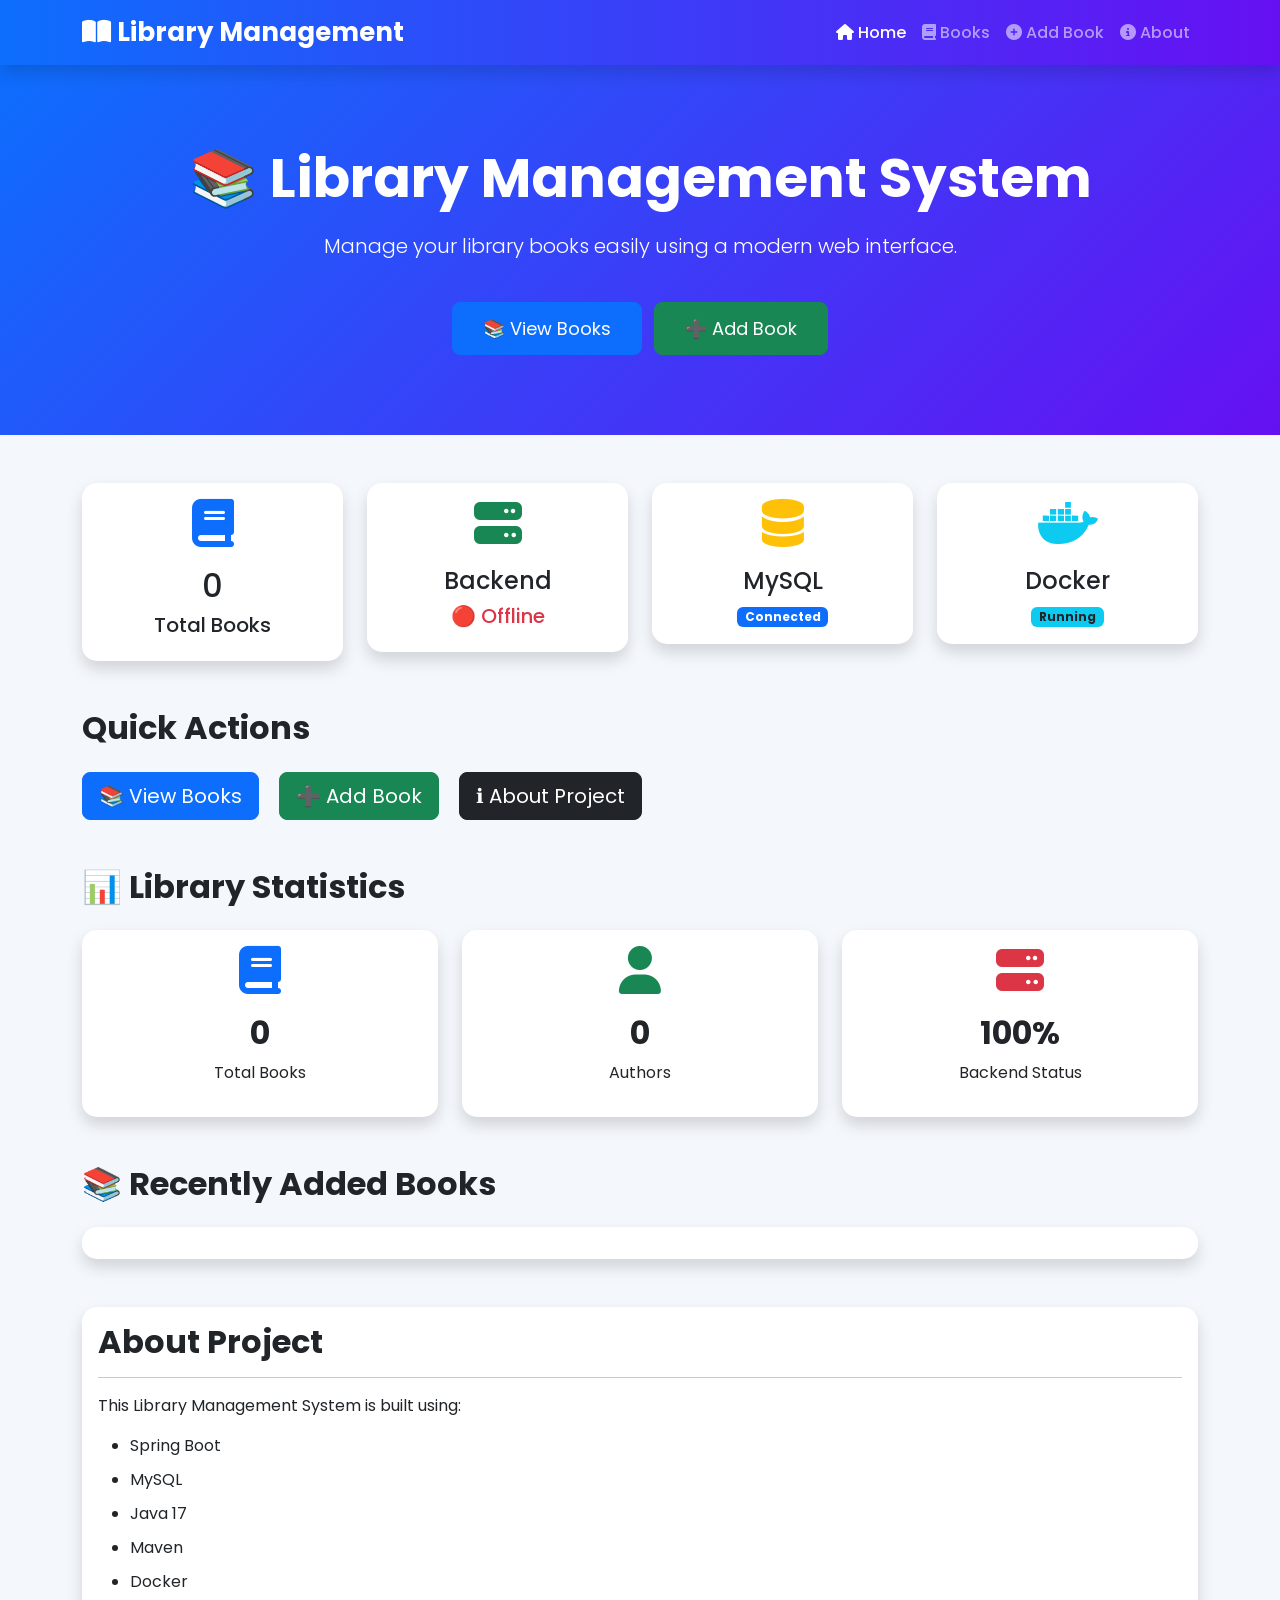
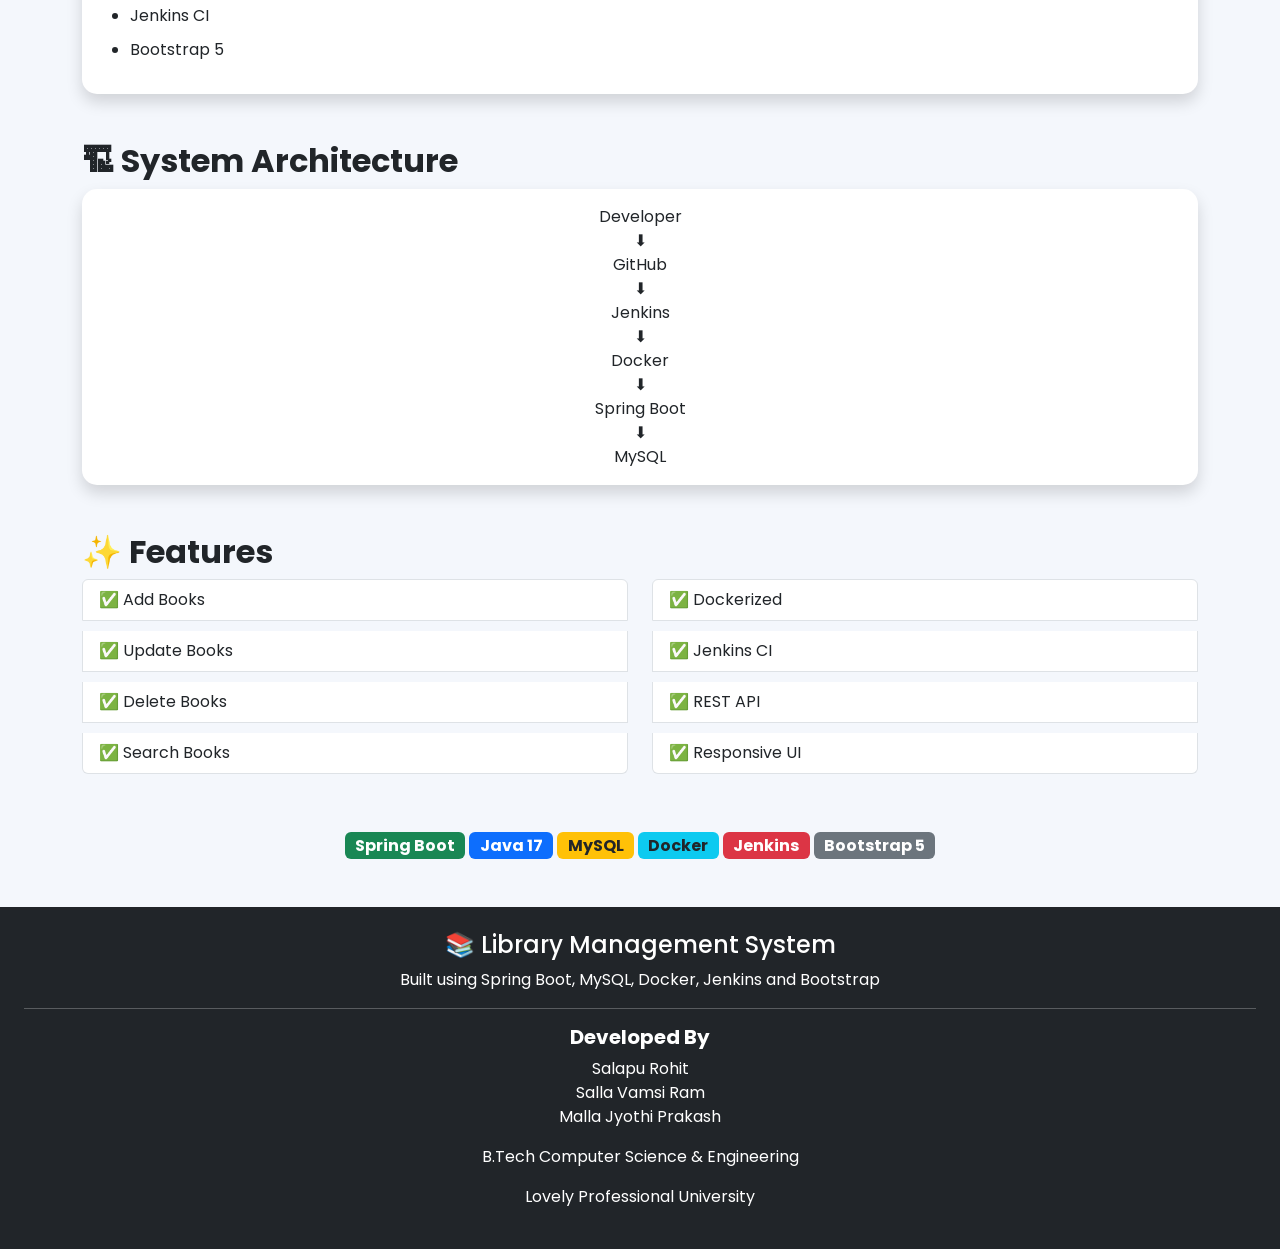
<file: frontend/index.html>
<!DOCTYPE html>
<html lang="en">
<head>
    <meta charset="UTF-8">
    <meta name="viewport" content="width=device-width, initial-scale=1.0">
    <title>Library Management System</title>

    <!-- Bootstrap CSS -->
    <link href="https://cdn.jsdelivr.net/npm/bootstrap@5.3.3/dist/css/bootstrap.min.css" rel="stylesheet">

    <!-- Font Awesome -->
    <link rel="stylesheet"
          href="https://cdnjs.cloudflare.com/ajax/libs/font-awesome/6.5.2/css/all.min.css">
    <!-- Custom CSS -->
    <link rel="stylesheet" href="css/style.css">
</head>
<body>
    <!-- ================= NAVBAR ================= -->
    <nav class="navbar navbar-expand-lg navbar-dark bg-dark shadow">
        <div class="container">
            <a class="navbar-brand fw-bold" href="#">
                <i class="fas fa-book-open"></i>
                Library Management
            </a>
            <button class="navbar-toggler"
                    data-bs-toggle="collapse"
                    data-bs-target="#navbarNav">
                <span class="navbar-toggler-icon"></span>
            </button>

            <div class="collapse navbar-collapse"
                id="navbarNav">
                <ul class="navbar-nav ms-auto">
                    <li class="nav-item">
                        <a class="nav-link active"
                        href="index.html">

                            <i class="fas fa-home"></i>
                            Home
                        </a>
                    </li>
                    <li class="nav-item">
                        <a class="nav-link"
                        href="books.html">
                            <i class="fas fa-book"></i>
                            Books
                        </a>
                    </li>
                    <li class="nav-item">
                        <a class="nav-link"
                        href="add-book.html">
                            <i class="fas fa-plus-circle"></i>
                            Add Book
                        </a>
                    </li>
                    <li class="nav-item">
                        <a class="nav-link" href="about.html">
                        <i class="fas fa-circle-info"></i>
                            About
                        </a>
                    </li>
                </ul>
            </div> 
        </div>

    </nav>

    <!-- ================= HERO SECTION ================= -->   
        </a>

    </li>
                </ul>
            </div> 
        </div>

    </nav>

    <!-- ================= HERO SECTION ================= -->

    <section class="hero">
        <div class="container">
            <div class="text-center">
                <h1 class="display-4 fw-bold">
                    📚 Library Management System
                </h1>
                <p class="lead">
                    Manage your library books easily using a modern web interface.
                </p>
                <a href="books.html"
                    class="btn btn-primary btn-lg me-2">
                    📚 View Books
                </a>

                <a href="add-book.html"
                    class="btn btn-success btn-lg">
                    ➕ Add Book
                </a>
            </div>
        </div>
    </section>

    <!-- ================= DASHBOARD CARDS ================= -->

    <div class="container my-5">
    <div class="row g-4">
        <div class="col-md-3">
            <div class="card shadow border-0 text-center">
                <div class="card-body">
                    <i class="fas fa-book fa-3x text-primary"></i>
                    <h2 id="totalBooks">0</h2>
                    <h5>Total Books</h5>
                </div>
            </div>
        </div>

        <div class="col-md-3">
            <div class="card shadow border-0 text-center">
                <div class="card-body">
                    <i class="fas fa-server fa-3x text-success"></i>
                    <h4>Backend</h4>
                    <h5 id="backendStatus" class="text-success">
                        🟢 Online
                    </h5>
                </div>
            </div>
        </div>

        <div class="col-md-3">
            <div class="card shadow border-0 text-center">
                <div class="card-body">
                    <i class="fas fa-database fa-3x text-warning"></i>
                    <h4>MySQL</h4>
                    <span class="badge bg-primary">
                        Connected
                    </span>
                </div>
            </div>
        </div>
        <div class="col-md-3">
            <div class="card shadow border-0 text-center">
                <div class="card-body">
                    <i class="fab fa-docker fa-3x text-info"></i>
                    <h4>Docker</h4>
                    <span class="badge bg-info text-dark">
                        Running
                    </span>
                </div>
            </div>
        </div>
    </div>

    </div>

    <!-- ================= ABOUT ================= -->

    <section class="container my-5">
        <h2 class="mb-4">
            Quick Actions
        </h2>
        <a href="books.html"
        class="btn btn-primary btn-lg me-3">
            📚 View Books
        </a>
        <a href="add-book.html"
        class="btn btn-success btn-lg me-3">
            ➕ Add Book
        </a>
        <a href="about.html"
        class="btn btn-dark btn-lg">
            ℹ About Project
        </a>
    </section>

    <section class="container my-5">
        <h2 class="mb-4">
            📊 Library Statistics
        </h2>
        <div class="row">
            <div class="col-md-4">
                <div class="card shadow border-0">
                    <div class="card-body text-center">
                        <i class="fas fa-book fa-3x text-primary"></i>
                        <h2 id="totalBooksStats">0</h2>
                        <p>Total Books</p>
                    </div>
                </div>
            </div>
            <div class="col-md-4">
                <div class="card shadow border-0">
                    <div class="card-body text-center">
                        <i class="fas fa-user fa-3x text-success"></i>
                        <h2 id="totalAuthors">0</h2>
                        <p>Authors</p>
                    </div>
                </div>
            </div>
            <div class="col-md-4">
                <div class="card shadow border-0">
                    <div class="card-body text-center">
                        <i class="fas fa-server fa-3x text-danger"></i>
                        <h2>100%</h2>
                        <p>Backend Status</p>
                    </div>
                </div>
            </div>
        </div>
    </section>

    <section class="container my-5">
        <h2 class="mb-4">
        📚 Recently Added Books
        </h2>
        <div class="card shadow">
            <div class="card-body">
                <ul id="recentBooks"
                    class="list-group">
                </ul>
            </div>
        </div>
    </section>

    <section class="container my-5">
        <div class="card shadow">
            <div class="card-body">
                <h2>
                    About Project
                </h2>
                <hr>
                <p>
                    This Library Management System is built using:
                </p>
                <ul>
                    <li>Spring Boot</li>
                    <li>MySQL</li>
                    <li>Java 17</li>
                    <li>Maven</li>
                    <li>Docker</li>
                    <li>Jenkins CI</li>
                    <li>Bootstrap 5</li>
                </ul>
            </div>
        </div>
    </section>

    <section class="container my-5">
        <h2>
        🏗 System Architecture
        </h2>
        <div class="card shadow">
            <div class="card-body text-center">
                Developer
                <br>⬇<br>
                GitHub
                <br>⬇<br>
                Jenkins
                <br>⬇<br>
                Docker
                <br>⬇<br>
                Spring Boot
                <br>⬇<br>
                MySQL
            </div>
        </div>
    </section>

    <section class="container my-5">
        <h2>
            ✨ Features
        </h2>
        <div class="row">
            <div class="col-md-6">
                <ul class="list-group">
                    <li class="list-group-item">
                        ✅ Add Books
                    </li>
                    <li class="list-group-item">
                        ✅ Update Books
                    </li>
                    <li class="list-group-item">
                        ✅ Delete Books
                    </li>
                    <li class="list-group-item">
                        ✅ Search Books
                    </li>
                </ul>
            </div>
            <div class="col-md-6">
                <ul class="list-group">
                    <li class="list-group-item">
                        ✅ Dockerized
                    </li>
                    <li class="list-group-item">
                        ✅ Jenkins CI
                    </li>
                    <li class="list-group-item">
                        ✅ REST API
                    </li>
                    <li class="list-group-item">
                        ✅ Responsive UI
                    </li>
                </ul>
            </div>
        </div>
    </section>

    <div class="text-center mt-4">
        <span class="badge bg-success fs-6">Spring Boot</span>
        <span class="badge bg-primary fs-6">Java 17</span>
        <span class="badge bg-warning text-dark fs-6">MySQL</span>
        <span class="badge bg-info text-dark fs-6">Docker</span>
        <span class="badge bg-danger fs-6">Jenkins</span>
        <span class="badge bg-secondary fs-6">Bootstrap 5</span>
    </div>

    <!-- ================= FOOTER ================= -->

    <footer class="bg-dark text-white text-center p-4 mt-5">
        <h4>📚 Library Management System</h4>
        <p>
            Built using Spring Boot, MySQL, Docker, Jenkins and Bootstrap
        </p>
        <hr class="bg-light">
        <h5>Developed By</h5>
        <p>
            Salapu Rohit<br>
            Salla Vamsi Ram<br>
            Malla Jyothi Prakash
        </p>
        <p>
            B.Tech Computer Science & Engineering
        </p>
        <p>
            Lovely Professional University
        </p>
    </footer>

    <!-- Toast Notification -->

<div class="toast-container position-fixed bottom-0 end-0 p-3">

    <div id="liveToast"
         class="toast align-items-center text-bg-success border-0"
         role="alert">

        <div class="d-flex">

            <div class="toast-body" id="toastMessage">

                Success

            </div>

            <button
                type="button"
                class="btn-close btn-close-white me-2 m-auto"
                data-bs-dismiss="toast">

            </button>

        </div>

    </div>

</div>

    <!-- Bootstrap JS -->

    <script src="https://cdn.jsdelivr.net/npm/bootstrap@5.3.3/dist/js/bootstrap.bundle.min.js"></script>

    <!-- JavaScript -->
    <script src="js/api.js"></script>
    <script src="js/app.js"></script>
</body>
</html>
</file>
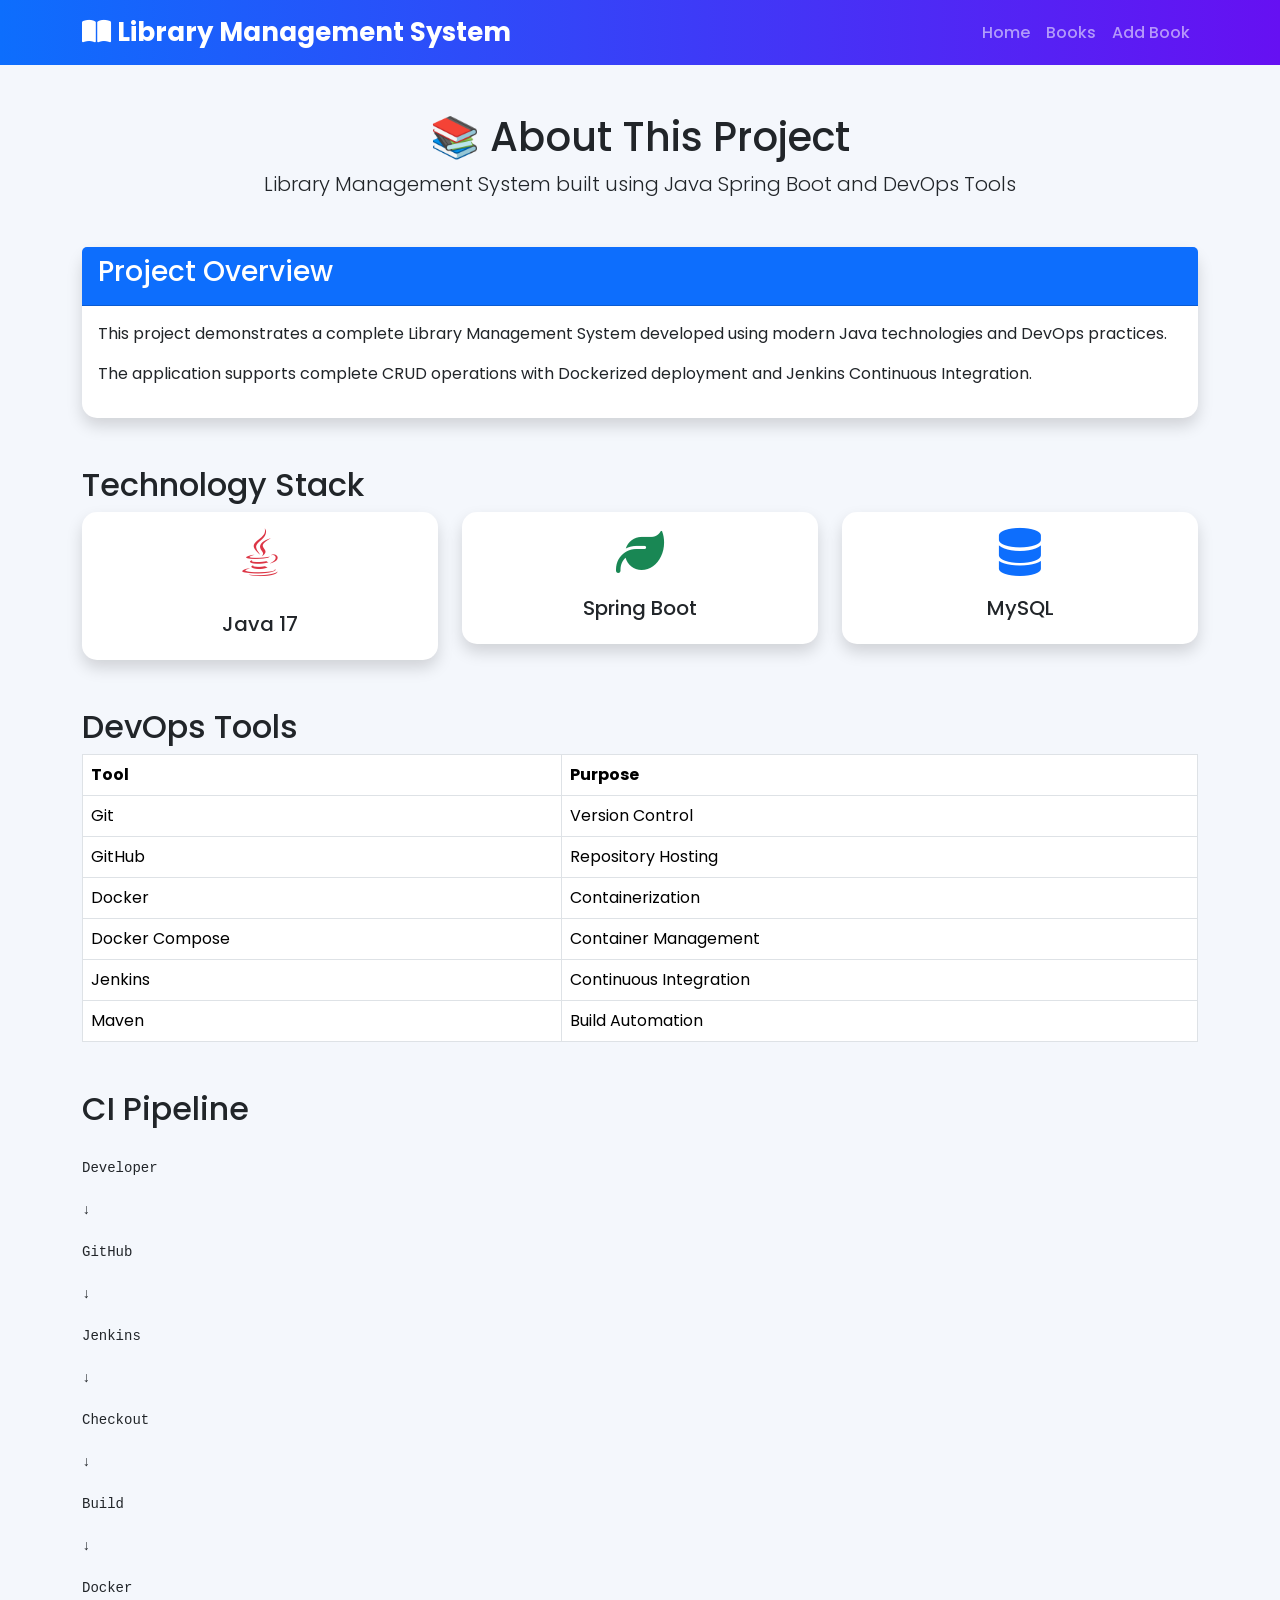
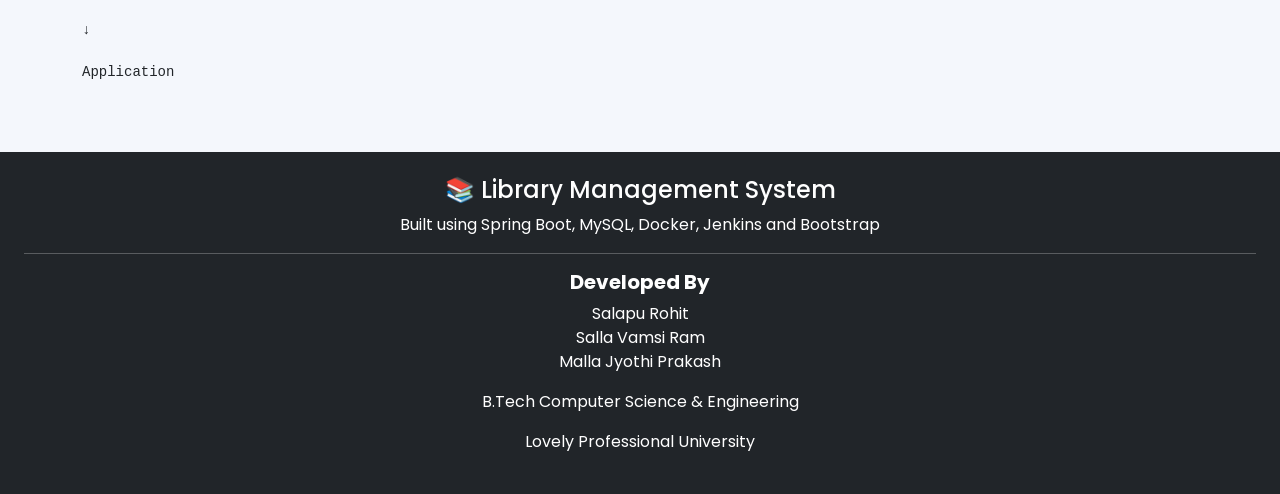
<file: frontend/about.html>
<!doctype html>
<html lang="en">
  <head>
    <meta charset="UTF-8" />
    <meta name="viewport" content="width=device-width, initial-scale=1.0" />
    <title>About - Library Management System</title>

    <link
      href="https://cdn.jsdelivr.net/npm/bootstrap@5.3.3/dist/css/bootstrap.min.css"
      rel="stylesheet"
    />

    <link
      rel="stylesheet"
      href="https://cdnjs.cloudflare.com/ajax/libs/font-awesome/6.5.2/css/all.min.css"
    />

    <link rel="stylesheet" href="css/style.css" />
  </head>

  <body>
    <!-- Navbar -->

    <nav class="navbar navbar-expand-lg navbar-dark bg-dark">
      <div class="container">
        <a class="navbar-brand" href="index.html">
          <i class="fas fa-book-open"></i>

          Library Management System
        </a>

        <ul class="navbar-nav ms-auto">
          <li class="nav-item">
            <a class="nav-link" href="index.html"> Home </a>
          </li>

          <li class="nav-item">
            <a class="nav-link" href="books.html"> Books </a>
          </li>

          <li class="nav-item">
            <a class="nav-link" href="add-book.html"> Add Book </a>
          </li>
        </ul>
      </div>
    </nav>

    <!-- Hero -->

    <div class="container mt-5">
      <div class="text-center">
        <h1>📚 About This Project</h1>

        <p class="lead">
          Library Management System built using Java Spring Boot and DevOps
          Tools
        </p>
      </div>
    </div>

    <!-- Project -->

    <div class="container mt-5">
      <div class="card shadow">
        <div class="card-header bg-primary text-white">
          <h3>Project Overview</h3>
        </div>

        <div class="card-body">
          <p>
            This project demonstrates a complete Library Management System
            developed using modern Java technologies and DevOps practices.
          </p>

          <p>
            The application supports complete CRUD operations with Dockerized
            deployment and Jenkins Continuous Integration.
          </p>
        </div>
      </div>
    </div>

    <!-- Technology Stack -->

    <div class="container mt-5">
      <h2>Technology Stack</h2>

      <div class="row">
        <div class="col-md-4">
          <div class="card shadow text-center">
            <div class="card-body">
              <i class="fab fa-java fa-3x text-danger"></i>

              <h5 class="mt-3">Java 17</h5>
            </div>
          </div>
        </div>

        <div class="col-md-4">
          <div class="card shadow text-center">
            <div class="card-body">
              <i class="fas fa-leaf fa-3x text-success"></i>

              <h5>Spring Boot</h5>
            </div>
          </div>
        </div>

        <div class="col-md-4">
          <div class="card shadow text-center">
            <div class="card-body">
              <i class="fas fa-database fa-3x text-primary"></i>

              <h5>MySQL</h5>
            </div>
          </div>
        </div>
      </div>
    </div>

    <!-- DevOps -->

    <div class="container mt-5">
      <h2>DevOps Tools</h2>

      <table class="table table-bordered">
        <tr>
          <th>Tool</th>

          <th>Purpose</th>
        </tr>

        <tr>
          <td>Git</td>

          <td>Version Control</td>
        </tr>

        <tr>
          <td>GitHub</td>

          <td>Repository Hosting</td>
        </tr>

        <tr>
          <td>Docker</td>

          <td>Containerization</td>
        </tr>

        <tr>
          <td>Docker Compose</td>

          <td>Container Management</td>
        </tr>

        <tr>
          <td>Jenkins</td>

          <td>Continuous Integration</td>
        </tr>

        <tr>
          <td>Maven</td>

          <td>Build Automation</td>
        </tr>
      </table>
    </div>

    <!-- Workflow -->

    <div class="container mt-5">
      <h2>CI Pipeline</h2>

      <pre>

Developer

↓

GitHub

↓

Jenkins

↓

Checkout

↓

Build

↓

Docker

↓

Application

</pre
      >
    </div>

    <!-- ================= FOOTER ================= -->

    <footer class="bg-dark text-white text-center p-4 mt-5">
      <h4>📚 Library Management System</h4>
      <p>Built using Spring Boot, MySQL, Docker, Jenkins and Bootstrap</p>
      <hr class="bg-light" />
      <h5>Developed By</h5>
      <p>
        Salapu Rohit<br />
        Salla Vamsi Ram<br />
        Malla Jyothi Prakash
      </p>
      <p>B.Tech Computer Science & Engineering</p>
      <p>Lovely Professional University</p>
    </footer>
  </body>
</html>
</file>
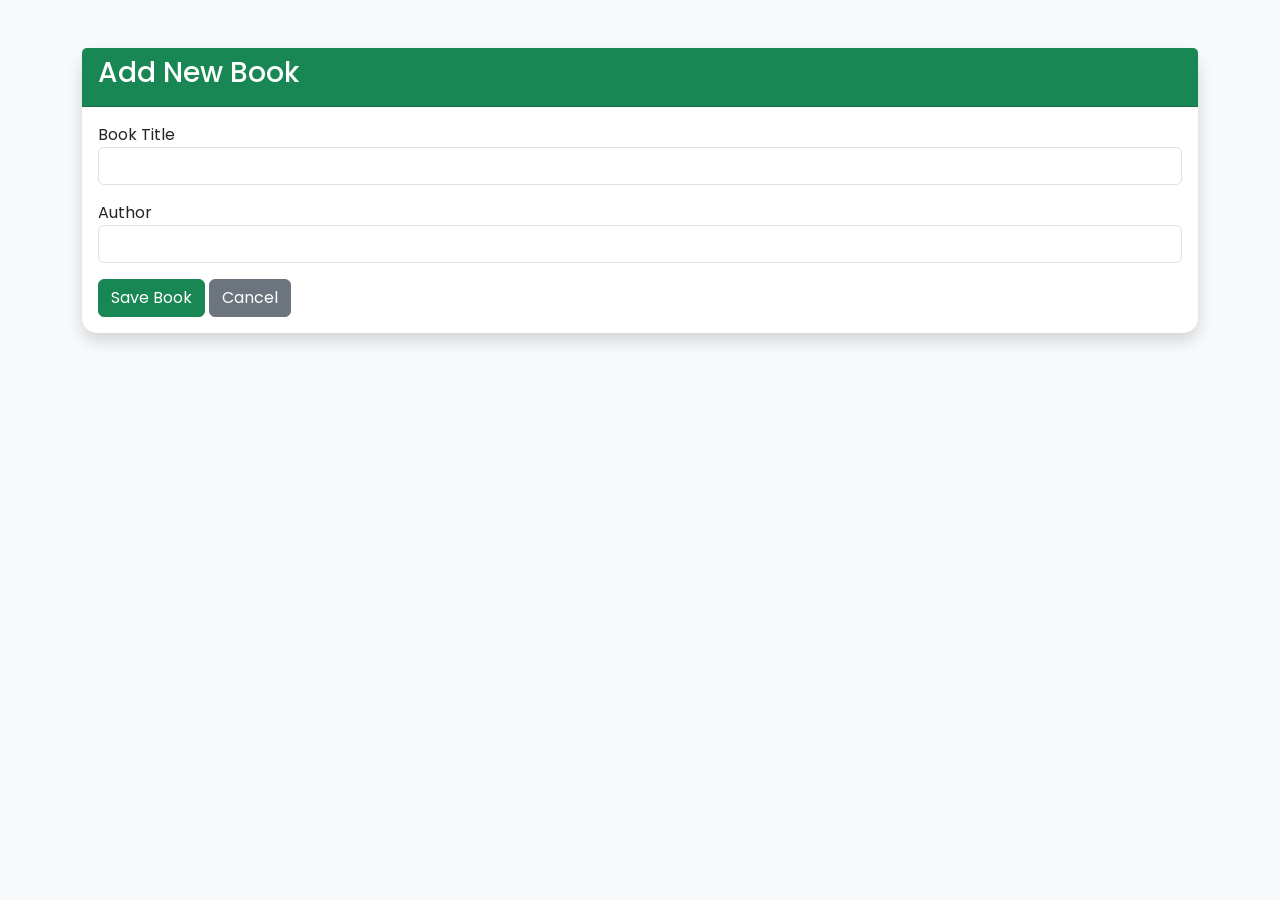
<file: frontend/add-book.html>
<!doctype html>
<html lang="en">
  <head>
    <meta charset="UTF-8" />

    <meta name="viewport" content="width=device-width, initial-scale=1" />

    <title>Add Book</title>

    <link
      href="https://cdn.jsdelivr.net/npm/bootstrap@5.3.3/dist/css/bootstrap.min.css"
      rel="stylesheet"
    />

    <link rel="stylesheet" href="css/style.css" />
  </head>

  <body class="bg-light">
    <div class="container mt-5">
      <div class="card shadow">
        <div class="card-header bg-success text-white">
          <h3>Add New Book</h3>
        </div>

        <div class="card-body">
          <div class="mb-3">
            <label>Book Title</label>

            <input type="text" class="form-control" id="title" />
          </div>

          <div class="mb-3">
            <label>Author</label>

            <input type="text" class="form-control" id="author" />
          </div>

          <button class="btn btn-success" onclick="saveBook()">
            Save Book
          </button>

          <a href="books.html" class="btn btn-secondary"> Cancel </a>
        </div>
      </div>
    </div>
    <!-- Toast Notification -->

    <div class="toast-container position-fixed bottom-0 end-0 p-3">
      <div
        id="liveToast"
        class="toast align-items-center text-bg-success border-0"
        role="alert"
      >
        <div class="d-flex">
          <div class="toast-body" id="toastMessage">Success</div>

          <button
            type="button"
            class="btn-close btn-close-white me-2 m-auto"
            data-bs-dismiss="toast"
          ></button>
        </div>
      </div>
    </div>
    <script src="https://cdn.jsdelivr.net/npm/bootstrap@5.3.3/dist/js/bootstrap.bundle.min.js"></script>
    <script src="js/api.js"></script>
  </body>
</html>
</file>
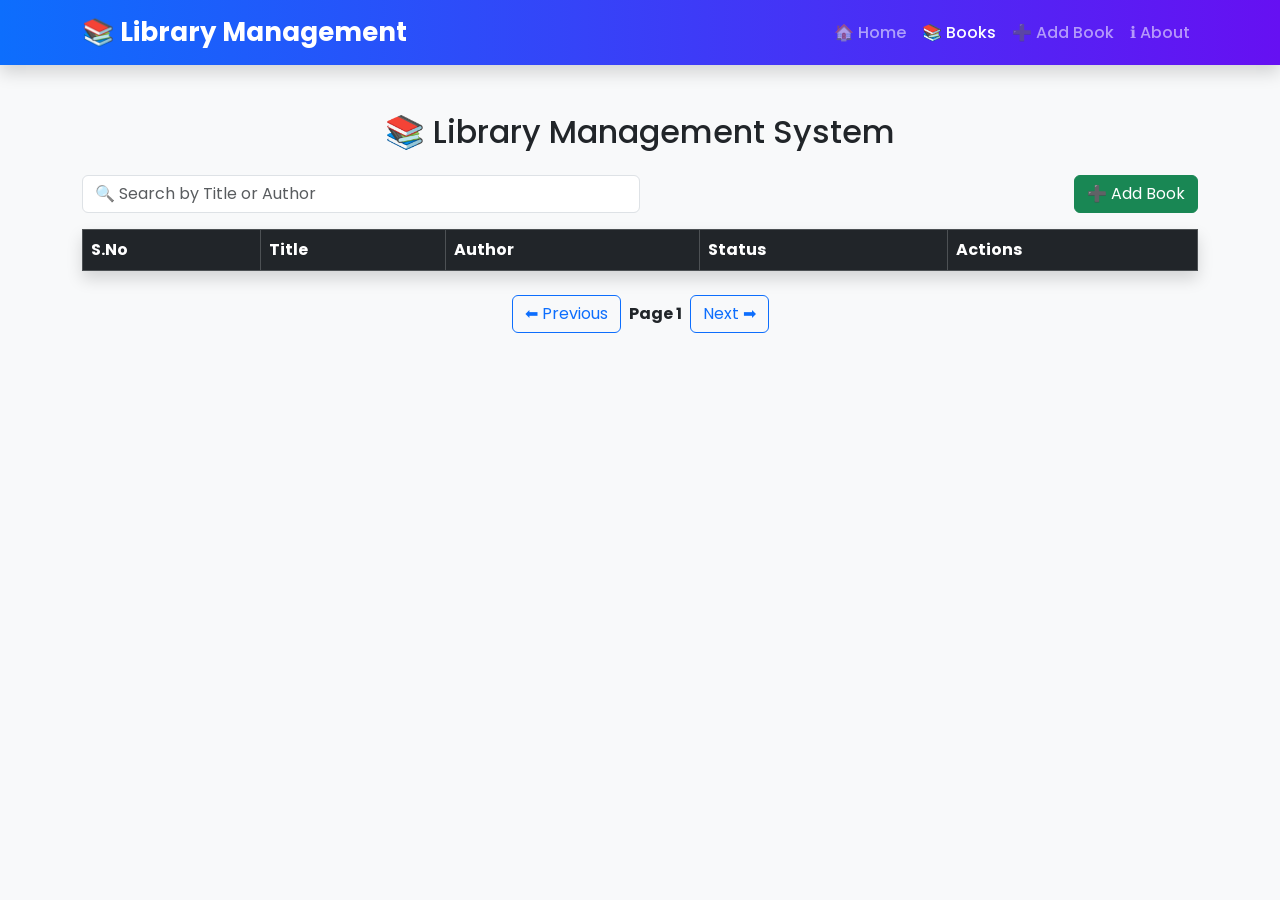
<file: frontend/books.html>
<!doctype html>
<html lang="en">
  <head>
    <meta charset="UTF-8" />
    <meta name="viewport" content="width=device-width, initial-scale=1.0" />
    <title>Library Books</title>

    <link
      href="https://cdn.jsdelivr.net/npm/bootstrap@5.3.3/dist/css/bootstrap.min.css"
      rel="stylesheet"
    />

    <link rel="stylesheet" href="css/style.css" />
  </head>

  <body class="bg-light">
    <!-- Navbar -->
    <nav class="navbar navbar-expand-lg navbar-dark bg-dark shadow">
      <div class="container">
        <a class="navbar-brand fw-bold" href="index.html">
          📚 Library Management
        </a>

        <button
          class="navbar-toggler"
          type="button"
          data-bs-toggle="collapse"
          data-bs-target="#navbarNav"
        >
          <span class="navbar-toggler-icon"></span>
        </button>

        <div class="collapse navbar-collapse" id="navbarNav">
          <ul class="navbar-nav ms-auto">
            <li class="nav-item">
              <a class="nav-link" href="index.html">🏠 Home</a>
            </li>

            <li class="nav-item">
              <a class="nav-link active" href="books.html">📚 Books</a>
            </li>

            <li class="nav-item">
              <a class="nav-link" href="add-book.html">➕ Add Book</a>
            </li>

            <li class="nav-item">
              <a class="nav-link" href="about.html">ℹ About</a>
            </li>
          </ul>
        </div>
      </div>
    </nav>

    <!-- Main Content -->
    <div class="container mt-5">
      <h2 class="text-center mb-4">📚 Library Management System</h2>

      <!-- Search and Add Book -->
      <div class="d-flex justify-content-between mb-3">
        <input
          type="text"
          id="searchBook"
          class="form-control w-50"
          placeholder="🔍 Search by Title or Author"
          onkeyup="searchBooks()"
        />

        <a href="add-book.html" class="btn btn-success"> ➕ Add Book </a>
      </div>

      <!-- Books Table -->
      <table class="table table-bordered table-hover shadow">
        <thead class="table-dark">
          <tr>
            <th>S.No</th>
            <th>Title</th>
            <th>Author</th>
            <th>Status</th>
            <th width="250">Actions</th>
          </tr>
        </thead>

        <tbody id="bookTable"></tbody>
      </table>
    </div>

    <!-- Pagination -->
    <div class="d-flex justify-content-center mt-4">
      <button class="btn btn-outline-primary me-2" onclick="previousPage()">
        ⬅ Previous
      </button>

      <span class="align-self-center fw-bold" id="pageNumber"> Page 1 </span>

      <button class="btn btn-outline-primary ms-2" onclick="nextPage()">
        Next ➡
      </button>
    </div>

    <!-- View Book Modal -->
    <div class="modal fade" id="viewBookModal" tabindex="-1">
      <div class="modal-dialog">
        <div class="modal-content">
          <div class="modal-header bg-primary text-white">
            <h5 class="modal-title">📖 Book Details</h5>

            <button
              type="button"
              class="btn-close btn-close-white"
              data-bs-dismiss="modal"
            ></button>
          </div>

          <div class="modal-body">
            <table class="table">
              <tr>
                <th>ID</th>
                <td id="viewId"></td>
              </tr>

              <tr>
                <th>Title</th>
                <td id="viewTitle"></td>
              </tr>

              <tr>
                <th>Author</th>
                <td id="viewAuthor"></td>
              </tr>

              <tr>
                <th>Status</th>
                <td id="viewStatus"></td>
              </tr>

              <tr>
                <th>Borrower</th>
                <td id="viewBorrower"></td>
              </tr>

              <tr>
                <th>Issue Date</th>
                <td id="viewIssueDate"></td>
              </tr>

              <tr>
                <th>Due Date</th>
                <td id="viewDueDate"></td>
              </tr>

              <tr>
                <th>Return Date</th>
                <td id="viewReturnDate"></td>
              </tr>
            </table>
          </div>
        </div>
      </div>
    </div>

    <!-- Toast Notification -->
    <div class="toast-container position-fixed bottom-0 end-0 p-3">
      <div
        id="liveToast"
        class="toast align-items-center text-bg-success border-0"
        role="alert"
      >
        <div class="d-flex">
          <div class="toast-body" id="toastMessage">Success</div>

          <button
            type="button"
            class="btn-close btn-close-white me-2 m-auto"
            data-bs-dismiss="toast"
          ></button>
        </div>
      </div>
    </div>

    <!-- Bootstrap JavaScript -->
    <script src="https://cdn.jsdelivr.net/npm/bootstrap@5.3.3/dist/js/bootstrap.bundle.min.js"></script>

    <!-- Application JavaScript -->
    <script src="js/api.js"></script>
    <script src="js/app.js"></script>
  </body>
</html>
</file>
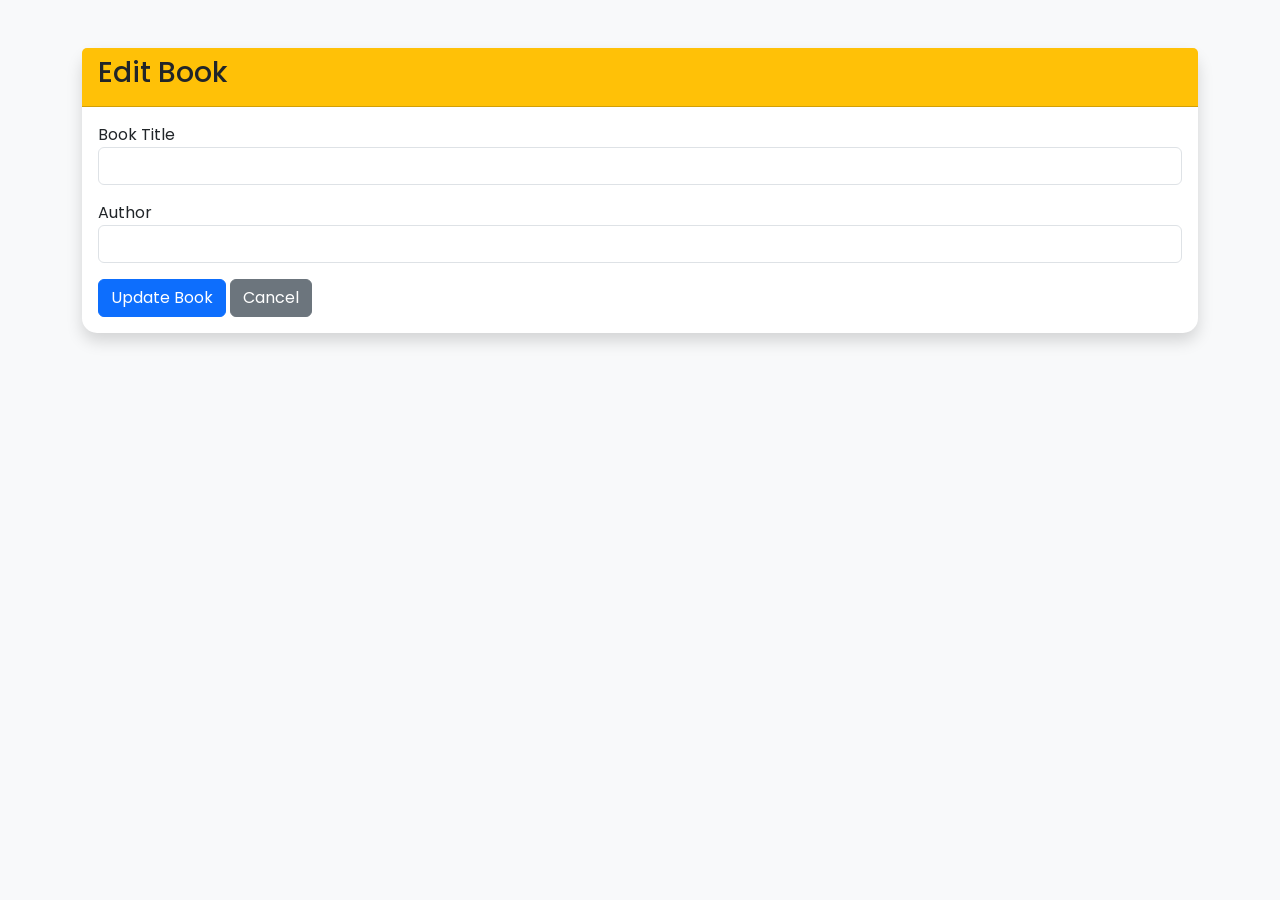
<file: frontend/edit-book.html>
<!doctype html>
<html lang="en">
  <head>
    <meta charset="UTF-8" />

    <meta name="viewport" content="width=device-width, initial-scale=1" />

    <title>Edit Book</title>

    <link
      href="https://cdn.jsdelivr.net/npm/bootstrap@5.3.3/dist/css/bootstrap.min.css"
      rel="stylesheet"
    />

    <link rel="stylesheet" href="css/style.css" />
  </head>

  <body class="bg-light">
    <div class="container mt-5">
      <div class="card shadow">
        <div class="card-header bg-warning">
          <h3>Edit Book</h3>
        </div>

        <div class="card-body">
          <input type="hidden" id="bookId" />

          <div class="mb-3">
            <label>Book Title</label>

            <input type="text" class="form-control" id="title" />
          </div>

          <div class="mb-3">
            <label>Author</label>

            <input type="text" class="form-control" id="author" />
          </div>

          <button class="btn btn-primary" onclick="updateBook()">
            Update Book
          </button>

          <a href="books.html" class="btn btn-secondary"> Cancel </a>
        </div>
      </div>
    </div>
    <!-- Toast Notification -->

    <div class="toast-container position-fixed bottom-0 end-0 p-3">
      <div
        id="liveToast"
        class="toast align-items-center text-bg-success border-0"
        role="alert"
      >
        <div class="d-flex">
          <div class="toast-body" id="toastMessage">Success</div>

          <button
            type="button"
            class="btn-close btn-close-white me-2 m-auto"
            data-bs-dismiss="toast"
          ></button>
        </div>
      </div>
    </div>
    <script src="https://cdn.jsdelivr.net/npm/bootstrap@5.3.3/dist/js/bootstrap.bundle.min.js"></script>
    <script src="js/api.js"></script>

    <script>
      window.onload = loadBook;
    </script>
  </body>
</html>
</file>
<file: frontend/css/style.css>
/* Google Font */
@import url("https://fonts.googleapis.com/css2?family=Poppins:wght@300;400;500;600;700&display=swap");

* {
  margin: 0;
  padding: 0;
  box-sizing: border-box;
  font-family: "Poppins", sans-serif;
}

body {
  background: #f4f7fc;
}

/* Navbar */

.navbar {
  background: linear-gradient(90deg, #0d6efd, #6610f2);
}

.navbar-brand {
  font-size: 26px;
  font-weight: 700;
}

.nav-link {
  font-weight: 500;
  transition: 0.3s;
}

.nav-link:hover {
  color: #ffd43b !important;
}

/* Hero Section */

.hero {
  padding: 80px 20px;
  text-align: center;
  color: white;
  background: linear-gradient(135deg, #0d6efd, #6610f2);
}

.hero h1 {
  font-size: 55px;
  font-weight: bold;
}

.hero p {
  font-size: 20px;
  margin-top: 20px;
}

.hero .btn {
  margin-top: 25px;
  padding: 12px 30px;
  font-size: 18px;
}

/* Cards */

.card {
  border: none;
  border-radius: 15px;
  transition: 0.4s;
}

.card:hover {
  transform: translateY(-8px);
  box-shadow: 0 15px 30px rgba(0, 0, 0, 0.15);
}

.card i {
  margin-bottom: 20px;
}

/* About Section */

section h2 {
  font-weight: bold;
}

section ul li {
  margin-bottom: 10px;
}

/* Footer */

footer {
  background: #111827;
}

footer h5 {
  font-weight: bold;
}

/* Responsive */

@media (max-width: 768px) {
  .hero h1 {
    font-size: 36px;
  }

  .hero p {
    font-size: 17px;
  }
}
</file>
